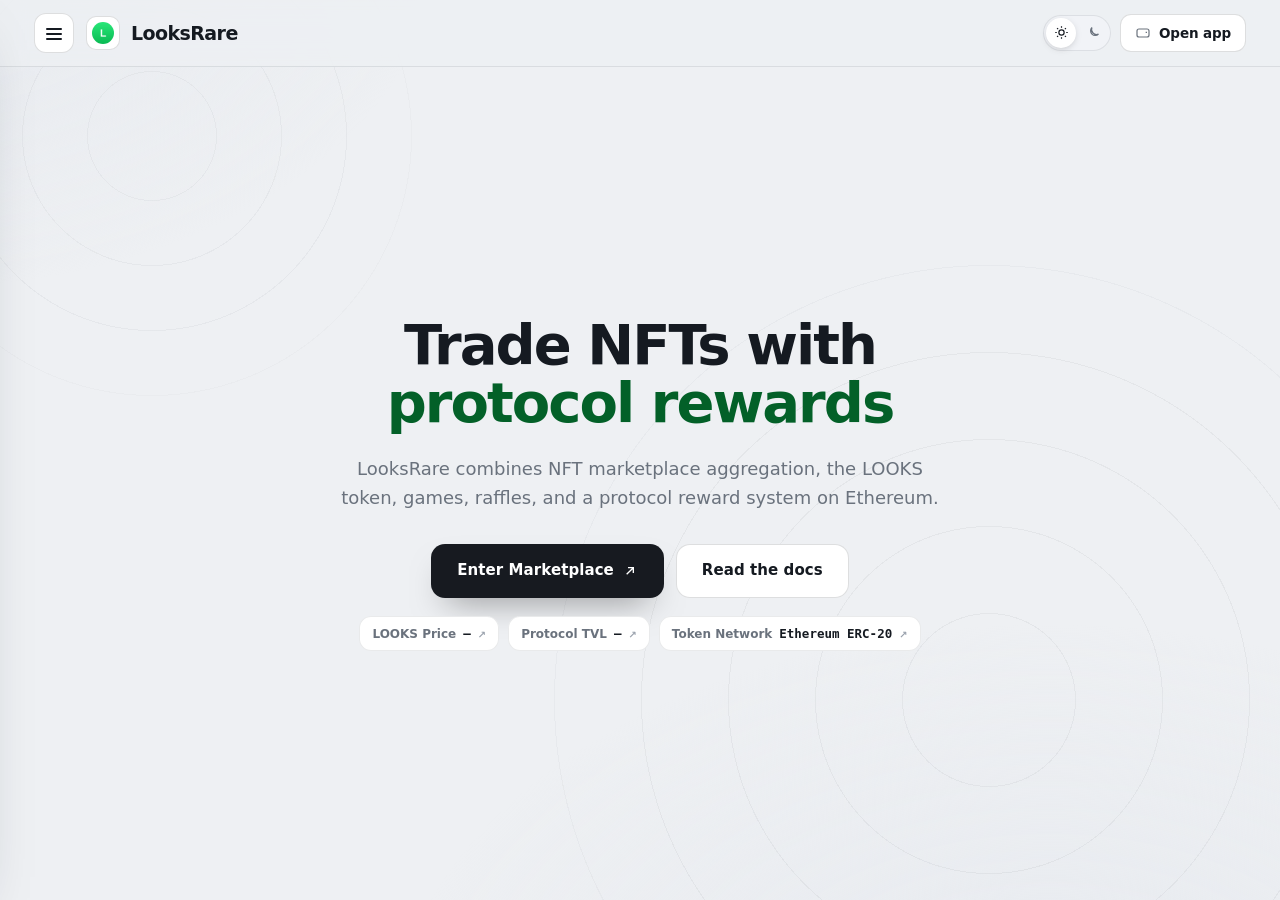
<file: index.html>
<!doctype html>
<html lang="en">
<head>
  <meta charset="utf-8">
  <meta name="viewport" content="width=device-width, initial-scale=1">
  <title>LooksRare — Trade NFTs with protocol rewards</title>
  <meta name="description" content="LooksRare is an Ethereum-based NFT marketplace and aggregator powered by the ERC-20 LOOKS token.">
  <meta name="robots" content="index,follow,max-snippet:-1,max-image-preview:large,max-video-preview:-1">
  <meta name="theme-color" content="#eef0f3">
  <link rel="canonical" href="https://looksrare-site.github.io/">
  <link rel="icon" type="image/png" href="favicon.png">
  <link rel="prefetch" href="dashboard/index.html">
  <link rel="preconnect" href="https://defillama.com/" crossorigin>
  <link rel="preconnect" href="https://coins.llama.fi" crossorigin>
  <meta property="og:type" content="website"><meta property="og:url" content="https://looksrare-site.github.io/">
  <meta property="og:title" content="LooksRare — Trade NFTs with protocol rewards">
  <meta property="og:description" content="LooksRare is an Ethereum-based NFT marketplace and aggregator powered by the ERC-20 LOOKS token.">
  <meta property="og:site_name" content="LooksRare dashboard"><meta property="og:image" content="https://looksrare-site.github.io/og-cover.png">
  <meta name="twitter:card" content="summary_large_image"><meta name="twitter:title" content="LooksRare — Trade NFTs with protocol rewards"><meta name="twitter:description" content="LooksRare is an Ethereum-based NFT marketplace and aggregator powered by the ERC-20 LOOKS token."><meta name="twitter:image" content="https://looksrare-site.github.io/og-cover.png">
  <script type="application/ld+json">
  {
    "@context":"https://schema.org",
    "@graph":[
      {"@type":"WebSite","@id":"https://looksrare-site.github.io/#website","url":"https://looksrare-site.github.io/","name":"LooksRare dashboard","inLanguage":"en-US"},
      {"@type":"Thing","@id":"https://looksrare-site.github.io/#brand","name":"LooksRare",
       "description":"LooksRare is an Ethereum-based NFT marketplace and aggregator powered by the ERC-20 LOOKS token.",
       "sameAs":["https://docs.looksrare.org/", "https://github.com/LooksRare", "https://twitter.com/looksrare", "https://status.looksrare.dev/"]},
      {"@type":"WebPage","@id":"https://looksrare-site.github.io/#webpage","url":"https://looksrare-site.github.io/","name":"LooksRare \u2014 Trade NFTs with protocol rewards","description":"LooksRare is an Ethereum-based NFT marketplace and aggregator powered by the ERC-20 LOOKS token.","isPartOf":{"@id":"https://looksrare-site.github.io/#website"},"about":{"@id":"https://looksrare-site.github.io/#brand"},"mainEntity":{"@id":"https://looksrare-site.github.io/#brand"},"inLanguage":"en-US","mentions":[{"@type":"Thing","name":"Ethereum NFTs","sameAs":"https://ethereum.org/en/nft/"},{"@type":"Thing","name":"ERC-721","sameAs":"https://eips.ethereum.org/EIPS/eip-721"}]},
      {"@type":"ItemList","@id":"https://looksrare-site.github.io/#resources","name":"LooksRare \u2014 resources & references","itemListElement":[{"@type":"ListItem","position":1,"name":"LooksRare Overview","url":"https://docs.looksrare.org/about/welcome-to-looksrare"},{"@type":"ListItem","position":2,"name":"LOOKS Tokenomics","url":"https://docs.looksrare.org/about/looks-tokenomics"},{"@type":"ListItem","position":3,"name":"What Is LooksRare?","url":"https://coinmarketcap.com/academy/article/what-is-looksrare-looks"},{"@type":"ListItem","position":4,"name":"LooksRare GitHub","url":"https://github.com/LooksRare"},{"@type":"ListItem","position":5,"name":"LOOKS Market","url":"https://coinmarketcap.com/currencies/looksrare/"},{"@type":"ListItem","position":6,"name":"Protocol Metrics","url":"https://defillama.com/protocol/looksrare"},{"@type":"ListItem","position":7,"name":"Token Unlocks","url":"https://defillama.com/unlocks/looksrare"},{"@type":"ListItem","position":8,"name":"LooksRare Rewards","url":"https://docs.looksrare.org/about/category/rewards"},{"@type":"ListItem","position":9,"name":"Buying NFTs","url":"https://docs.looksrare.org/guides/category/buying-nfts"},{"@type":"ListItem","position":10,"name":"Selling NFTs","url":"https://docs.looksrare.org/guides/category/selling-nfts"},{"@type":"ListItem","position":11,"name":"Supported Wallets","url":"https://docs.looksrare.org/guides/faqs/what-wallets-does-looksrare-support"},{"@type":"ListItem","position":12,"name":"Developer Documentation","url":"https://docs.looksrare.org/developers/welcome"},{"@type":"ListItem","position":13,"name":"Security Audits","url":"https://docs.looksrare.org/about/audits"},{"@type":"ListItem","position":14,"name":"Contract Addresses","url":"https://docs.looksrare.org/developers/deployed-contract-addresses"},{"@type":"ListItem","position":15,"name":"Spearbit V2 Review","url":"https://github.com/spearbit/portfolio/blob/master/pdfs/LooksRare-Spearbit-Security-Review.pdf"},{"@type":"ListItem","position":16,"name":"System Status","url":"https://status.looksrare.dev/"}]}
    ]
  }
  </script>
  <style>
:root{
  --bg:#eef0f3; --bg-2:#e7eaef; --panel:#ffffff; --field:#f1f3f7; --field-2:#e9edf2;
  --ink:#151a21; --text:#414954; --muted:#6a727d; --faint:#9aa2ad;
  --line:rgba(20,26,33,.09); --line-2:rgba(20,26,33,.14);
  --accent:#0ce466; --accent-ink:#036028; --accent-soft:rgba(12,228,102,0.13); --accent-glow:rgba(12,228,102,0.3);
  --cta:#171a20; --cta-hover:#0a0c10; --cta-ink:#ffffff;
  --shadow-card:0 1px 0 rgba(20,26,33,.02), 0 40px 80px -42px rgba(24,32,48,.40), 0 14px 30px -22px rgba(24,32,48,.24);
  --shadow-pop:0 24px 60px -26px rgba(24,32,48,.38), 0 8px 20px -12px rgba(24,32,48,.22);
  --mono: ui-monospace, "SF Mono", SFMono-Regular, Menlo, Consolas, monospace;
  --font: Inter, ui-sans-serif, system-ui, -apple-system, "Segoe UI", Roboto, sans-serif;
  --ease: cubic-bezier(0.22, 0.7, 0.24, 1);
  color-scheme: light;
}
html[data-theme="dark"]{
  --bg:#0b0e13; --bg-2:#0e131b; --panel:#141a24; --field:#1b2230; --field-2:#232c3d;
  --ink:#e9eef7; --text:#bcc5d6; --muted:#8b95a8; --faint:#606a7e;
  --line:rgba(226,234,250,.10); --line-2:rgba(226,234,250,.18);
  --accent:#50eb90; --accent-ink:#85f1b2; --accent-soft:rgba(80,235,144,0.16); --accent-glow:rgba(80,235,144,0.34);
  --cta:#50eb90; --cta-hover:#44ca7b; --cta-ink:#12161c;
  --shadow-card:0 30px 70px -34px rgba(0,0,0,.66), 0 6px 18px -10px rgba(0,0,0,.5);
  --shadow-pop:0 24px 60px -26px rgba(0,0,0,.7);
  color-scheme: dark;
}
*{ box-sizing:border-box; }
html{ height:100%; scroll-behavior:smooth; }
@media (prefers-reduced-motion: reduce){ html{ scroll-behavior:auto; } }
body{ margin:0; min-width:320px; height:100%; overflow:hidden; color:var(--text); background:var(--bg); font-family:var(--font); font-size:15px; line-height:1.55; -webkit-font-smoothing:antialiased; text-rendering:optimizeLegibility; }
a{ color:inherit; text-decoration:none; }
button{ font:inherit; color:inherit; background:none; border:none; cursor:pointer; }
img{ display:block; max-width:100%; }
h1,h2,h3,p{ margin:0; }
a:focus-visible, button:focus-visible, summary:focus-visible{ outline:2px solid var(--accent); outline-offset:3px; border-radius:10px; }
.skip{ position:absolute; left:-999px; }
.skip:focus{ left:12px; top:12px; z-index:120; padding:9px 15px; border-radius:10px; background:var(--cta); color:var(--cta-ink); font-weight:750; }
.bg{ position:fixed; inset:0; z-index:0; pointer-events:none; overflow:hidden; background:
  radial-gradient(1100px 700px at 82% 116%, var(--bg-2), transparent 60%),
  radial-gradient(900px 620px at -6% -8%, var(--bg-2), transparent 58%); }
.bg::before{ content:""; position:absolute; right:-14%; bottom:-30%; width:min(92vw,940px); aspect-ratio:1; border-radius:50%;
  background:repeating-radial-gradient(circle at center, transparent 0 86px, var(--line) 86px 87px); opacity:.5; mask:radial-gradient(circle at center, #000 62%, transparent 72%); }
.bg::after{ content:""; position:absolute; left:-10%; top:-16%; width:min(70vw,560px); aspect-ratio:1; border-radius:50%;
  background:repeating-radial-gradient(circle at center, transparent 0 64px, var(--line) 64px 65px); opacity:.4; mask:radial-gradient(circle at center, #000 60%, transparent 72%); }
.topbar{ position:relative; z-index:70; flex:0 0 auto; display:flex; align-items:center; justify-content:space-between; gap:14px; padding:13px clamp(16px,3.4vw,34px);
  background:color-mix(in srgb, var(--bg) 78%, transparent); backdrop-filter:saturate(140%) blur(12px); -webkit-backdrop-filter:saturate(140%) blur(12px); border-bottom:1px solid var(--line); }
.tb-left{ display:flex; align-items:center; gap:12px; min-width:0; }
.hamb{ display:grid; place-items:center; width:40px; height:40px; flex:0 0 auto; position:relative; border:1px solid var(--line-2); border-radius:12px; background:var(--panel); color:var(--ink); transition:border-color .15s var(--ease); }
.hamb:hover{ border-color:var(--accent); }
.hamb .bar{ position:absolute; left:11px; right:11px; height:2px; border-radius:2px; background:currentColor; transition:transform .24s var(--ease), opacity .18s var(--ease); }
.hamb .bar:nth-child(1){ top:14px; } .hamb .bar:nth-child(2){ top:19px; } .hamb .bar:nth-child(3){ top:24px; }
body.drawer-open .hamb .bar:nth-child(1){ transform:translateY(5px) rotate(45deg); }
body.drawer-open .hamb .bar:nth-child(2){ opacity:0; }
body.drawer-open .hamb .bar:nth-child(3){ transform:translateY(-5px) rotate(-45deg); }
.brand{ display:flex; align-items:center; gap:11px; min-width:0; }
.brand-logo{ width:34px; height:34px; flex:0 0 auto; display:grid; place-items:center; border-radius:10px; background:var(--panel); box-shadow:inset 0 0 0 1px var(--line-2); }
.brand-logo img{ width:22px; height:22px; border-radius:50%; }
.brand-name{ font-size:19px; font-weight:820; letter-spacing:-0.03em; color:var(--ink); line-height:1.1; white-space:nowrap; }
.tb-right{ display:flex; align-items:center; gap:9px; }
.theme-toggle{ display:inline-flex; align-items:center; gap:2px; padding:3px; border-radius:999px; background:var(--field); box-shadow:inset 0 0 0 1px var(--line); }
.theme-toggle button{ display:grid; place-items:center; width:30px; height:30px; border-radius:999px; color:var(--muted); transition:color .15s var(--ease), background-color .15s var(--ease); }
.theme-toggle button svg{ width:15px; height:15px; }
.theme-toggle button[aria-pressed="true"]{ color:var(--ink); background:var(--panel); box-shadow:0 2px 8px -3px rgba(0,0,0,.28); }
.btn-app{ display:inline-flex; align-items:center; gap:8px; padding:9px 15px; border-radius:11px; background:var(--panel); color:var(--ink); font-size:13.5px; font-weight:700; letter-spacing:-0.01em; box-shadow:inset 0 0 0 1px var(--line-2); transition:box-shadow .15s var(--ease), transform .15s var(--ease); white-space:nowrap; }
.btn-app svg{ width:16px; height:16px; color:var(--muted); }
.btn-app:hover{ box-shadow:inset 0 0 0 1px var(--accent); transform:translateY(-1px); }
.btn-app:hover svg{ color:var(--accent-ink); }
.scrim{ position:fixed; inset:0; z-index:80; background:rgba(10,14,17,.42); opacity:0; visibility:hidden; transition:opacity .28s var(--ease), visibility .28s var(--ease); }
body.drawer-open .scrim{ opacity:1; visibility:visible; }
.drawer{ position:fixed; z-index:90; top:0; left:0; height:100dvh; width:300px; max-width:86vw; display:flex; flex-direction:column; padding:16px 14px 16px; background:var(--panel); border-right:1px solid var(--line); box-shadow:var(--shadow-pop);
  transform:translateX(-104%); transition:transform .3s var(--ease); overflow-y:auto; }
body.drawer-open .drawer{ transform:translateX(0); }
.drawer-head{ display:flex; align-items:center; justify-content:space-between; gap:10px; padding:2px 6px 8px; }
.drawer-head .brand-name{ font-size:15px; }
.drawer-close{ display:grid; place-items:center; width:34px; height:34px; border-radius:10px; color:var(--muted); }
.drawer-close:hover{ color:var(--ink); background:var(--field); }
.drawer-close svg{ width:17px; height:17px; }
.nav-label{ margin:15px 12px 6px; font-size:10px; font-weight:750; letter-spacing:0.15em; text-transform:uppercase; color:var(--faint); }
.nav-item{ display:flex; align-items:center; gap:12px; padding:9px 12px; border-radius:10px; color:var(--text); font-size:14px; font-weight:650; transition:color .15s var(--ease), background-color .15s var(--ease); }
.nav-item .ni-ico{ width:18px; height:18px; flex:0 0 auto; color:var(--muted); }
.nav-item.is-active{ color:var(--accent-ink); background:var(--accent-soft); }
.nav-item.is-active .ni-ico{ color:var(--accent-ink); }
.nav-item:hover{ color:var(--ink); background:var(--field); }
.nav-group{ border-radius:10px; }
.nav-group summary{ display:flex; align-items:center; gap:12px; padding:9px 12px; border-radius:10px; color:var(--text); font-size:14px; font-weight:650; cursor:pointer; list-style:none; transition:color .15s var(--ease), background-color .15s var(--ease); }
.nav-group summary::-webkit-details-marker{ display:none; }
.nav-group summary .ni-ico{ width:18px; height:18px; flex:0 0 auto; color:var(--muted); }
.nav-group summary .chev{ width:15px; height:15px; margin-left:auto; color:var(--faint); transition:transform .2s var(--ease); }
.nav-group summary:hover{ color:var(--ink); background:var(--field); }
.nav-group[open] summary{ color:var(--ink); }
.nav-group[open] summary .chev{ transform:rotate(180deg); }
.nav-sub{ display:flex; flex-direction:column; gap:1px; padding:2px 0 8px 42px; }
.nav-sub a{ display:flex; align-items:baseline; gap:7px; padding:6px 10px; border-radius:8px; color:var(--muted); font-size:12.5px; font-weight:550; transition:color .15s var(--ease), background-color .15s var(--ease); }
.nav-sub a small{ color:var(--faint); font-size:10.5px; font-weight:500; }
.nav-sub a:hover{ color:var(--accent-ink); background:var(--field); }
.drawer-foot{ margin-top:auto; padding-top:13px; border-top:1px solid var(--line); }
.disclose{ margin:8px 8px 0; font-size:11px; line-height:1.5; color:var(--muted); }
.disclose strong{ color:var(--text); font-weight:750; }
.fine{ margin:6px 8px 0; font-size:10.5px; line-height:1.45; color:var(--faint); }
.app{ height:100dvh; display:flex; flex-direction:column; overflow:hidden; position:relative; z-index:1; }
.wrap{ flex:1 1 auto; min-height:0; display:grid; place-items:center; overflow:hidden; }
.stage{ width:100%; max-width:560px; max-height:100%; margin-inline:auto; padding:clamp(14px,3vh,36px) clamp(16px,3.4vw,26px); display:flex; flex-direction:column; align-items:center; text-align:center; }
.lead{ margin:0 0 clamp(13px,2.2vh,20px); max-width:24ch; font-size:clamp(19px,2.5vw,27px); line-height:1.16; letter-spacing:-0.025em; font-weight:750; color:var(--ink); }
.lead .hl{ color:var(--accent-ink); }
.hero-chips{ display:flex; flex-wrap:wrap; justify-content:center; gap:9px; margin-top:clamp(13px,2.2vh,18px); }
.hchip{ display:inline-flex; align-items:baseline; gap:7px; padding:8px 13px; border-radius:12px; background:var(--panel); box-shadow:inset 0 0 0 1px var(--line); font-size:12px; font-weight:600; color:var(--muted); transition:box-shadow .15s var(--ease), color .15s var(--ease); }
.hchip b{ color:var(--ink); font-family:var(--mono); font-size:12.5px; font-weight:650; font-variant-numeric:tabular-nums; }
.hchip .ext{ color:var(--faint); font-size:10px; }
a.hchip:hover{ box-shadow:inset 0 0 0 1px var(--accent); color:var(--text); }
a.hchip:hover .ext{ color:var(--accent-ink); }
.swap-card{ position:relative; width:min(480px,100%); border-radius:28px; background:var(--panel); padding:clamp(20px,4vw,30px); text-align:left; box-shadow:var(--shadow-card); }
.card-head{ display:flex; align-items:center; justify-content:space-between; margin:2px 4px 17px; }
.card-title{ font-size:15px; font-weight:800; letter-spacing:-0.02em; color:var(--ink); }
.badge{ display:inline-flex; align-items:center; gap:6px; padding:5px 11px; border-radius:999px; color:var(--accent-ink); background:var(--accent-soft); font-size:10px; font-weight:750; letter-spacing:0.07em; text-transform:uppercase; }
.badge i{ width:6px; height:6px; border-radius:50%; background:var(--accent); }
.field{ position:relative; padding:17px 18px 18px; border-radius:19px; background:var(--field); }
.field + .field{ margin-top:6px; }
.field-top{ display:flex; align-items:center; justify-content:space-between; }
.field-label{ font-size:12px; font-weight:600; color:var(--muted); }
.field-bal{ font-size:11px; font-weight:600; color:var(--faint); }
.field-row{ display:flex; align-items:center; justify-content:space-between; gap:12px; margin-top:11px; min-width:0; }
.amount{ min-width:0; }
.amount b{ display:block; font-size:clamp(29px,5vw,38px); font-weight:750; line-height:1; letter-spacing:-0.02em; color:var(--ink); font-variant-numeric:tabular-nums; }
.amount span{ display:block; margin-top:6px; font-size:11px; font-weight:600; color:var(--faint); }
.token-pill{ display:inline-flex; align-items:center; gap:10px; flex:0 0 auto; padding:7px 12px 7px 8px; border-radius:999px; background:var(--panel); box-shadow:0 4px 14px -8px rgba(0,0,0,.4), inset 0 0 0 1px var(--line); transition:box-shadow .15s var(--ease); }
.token-pill:hover{ box-shadow:0 6px 18px -8px rgba(0,0,0,.42), inset 0 0 0 1px var(--line-2); }
.token-pill img{ width:26px; height:26px; flex:0 0 auto; border-radius:50%; }
.token-meta{ display:flex; flex-direction:column; line-height:1.05; min-width:0; }
.token-meta small{ font-size:9.5px; font-weight:600; letter-spacing:0.06em; text-transform:uppercase; color:var(--faint); }
.token-meta b{ font-size:15px; font-weight:800; letter-spacing:-0.01em; color:var(--ink); white-space:nowrap; }
.token-pill .chev{ width:14px; height:14px; flex:0 0 auto; color:var(--faint); }
.reverse{ position:relative; z-index:2; display:grid; place-items:center; width:40px; height:40px; margin:-14px auto; border:4px solid var(--panel); border-radius:13px; background:var(--field-2); color:var(--muted); box-shadow:0 6px 16px -8px rgba(0,0,0,.4); transition:transform .28s var(--ease), color .15s var(--ease), background-color .15s var(--ease); }
.reverse svg{ width:16px; height:16px; }
.reverse:hover{ color:var(--cta-ink); background:var(--accent); transform:rotate(180deg); }
.details-btn{ display:flex; align-items:center; justify-content:center; gap:8px; width:100%; margin-top:12px; padding:12px; border-radius:14px; background:var(--field); color:var(--muted); font-size:12px; font-weight:750; letter-spacing:0.06em; text-transform:uppercase; transition:color .15s var(--ease), background-color .15s var(--ease); }
.details-btn svg{ width:14px; height:14px; transition:transform .2s var(--ease); }
.details-btn:hover{ color:var(--ink); }
.details-btn[aria-expanded="true"] svg{ transform:rotate(180deg); }
.details{ overflow:hidden; max-height:0; opacity:0; transition:max-height .3s var(--ease), opacity .22s var(--ease), margin .3s var(--ease); }
.details.open{ max-height:280px; opacity:1; margin-top:6px; }
.d-row{ display:flex; align-items:center; justify-content:space-between; gap:12px; padding:11px 8px; border-bottom:1px solid var(--line); }
.d-row:last-child{ border-bottom:0; }
.d-row span{ font-size:12.5px; font-weight:600; color:var(--muted); }
.d-row b{ font-size:12.5px; font-weight:700; color:var(--text); }
.d-row b.ok{ color:var(--accent-ink); }
.d-row b.mono{ font-family:var(--mono); font-size:11px; }
.cta{ display:flex; align-items:center; justify-content:center; gap:8px; margin-top:12px; padding:16px; border-radius:16px; background:var(--cta); color:var(--cta-ink); font-size:15px; font-weight:800; letter-spacing:0.03em; text-transform:uppercase; box-shadow:0 16px 34px -16px rgba(0,0,0,.5); transition:background-color .15s var(--ease), transform .15s var(--ease); }
.cta svg{ width:16px; height:16px; }
.cta:hover{ background:var(--cta-hover); transform:translateY(-1px); }
.card-note{ margin:13px 4px 0; font-size:11px; line-height:1.5; color:var(--faint); text-align:center; }
.card-note a{ color:var(--muted); text-decoration:underline; text-decoration-color:var(--line-2); text-underline-offset:2px; }
.card-note a:hover{ color:var(--accent-ink); }
@media (max-width:560px){
  .brand-name{ font-size:16px; } .btn-app span{ display:none; } .btn-app{ padding:9px 11px; }
  .stage{ padding:12px 16px; }
  .lead{ font-size:clamp(18px,5.5vw,24px); margin-bottom:14px; }
  .swap-card{ padding:18px; } .field{ padding:14px 15px 15px; } .amount b{ font-size:29px; }
  .hero-chips{ margin-top:12px; }
}
@media (max-height:700px){ .lead{ font-size:clamp(17px,4.5vw,21px); margin-bottom:10px; } .hero-chips{ display:none; } }
@media (max-height:600px){ .field{ padding:12px 15px 13px; } .amount b{ font-size:26px; } .details-btn{ margin-top:8px; padding:9px; } .cta{ padding:14px; margin-top:8px; } }
@media (prefers-reduced-motion: reduce){ *{ transition:none !important; } }
.stage.is-hero{ max-width:780px; }
.hero{ display:flex; flex-direction:column; align-items:center; text-align:center; }
.hero-h2{ margin:0; max-width:17ch; font-size:clamp(31px,5.8vw,56px); line-height:1.04; letter-spacing:-0.035em; font-weight:830; color:var(--ink); }
.hero-h2 .hl{ color:var(--accent-ink); }
.hero-sub{ margin:clamp(16px,2.8vh,23px) auto 0; max-width:54ch; font-size:clamp(15px,1.65vw,18px); line-height:1.58; color:var(--muted); font-weight:450; }
.hero-cta{ display:flex; flex-wrap:wrap; align-items:center; justify-content:center; gap:12px; margin-top:clamp(22px,3.6vh,32px); }
.hero-cta .cta{ margin-top:0; text-transform:none; letter-spacing:0.005em; padding:15px 26px; font-size:15px; border-radius:14px; }
.hero-cta .cta-ghost{ background:var(--panel); color:var(--ink); box-shadow:inset 0 0 0 1px var(--line-2); }
.hero-cta .cta-ghost:hover{ background:var(--field); box-shadow:inset 0 0 0 1px var(--accent); transform:translateY(-1px); }
@media (max-width:560px){ .hero-cta{ flex-direction:column; width:100%; max-width:340px; } .hero-cta .cta{ width:100%; } }
@media (max-height:640px){ .hero-sub{ font-size:14px; margin-top:12px; } .hero-chips{ display:none; } }
  </style>
  <script>document.documentElement.classList.add('js')</script>
</head>
<body>
  <a class="skip" href="#route-preview">Skip to preview</a>
  <div class="bg" aria-hidden="true"></div>

  <div class="app">
  <header class="topbar">
    <div class="tb-left">
      <button class="hamb" type="button" id="hamb" aria-label="Open navigation" aria-controls="drawer" aria-expanded="false"><span class="bar"></span><span class="bar"></span><span class="bar"></span></button>
      <div class="brand"><span class="brand-logo"><img src="favicon.png" width="22" height="22" alt="LooksRare logo"></span><h1 class="brand-name">LooksRare</h1></div>
    </div>
    <div class="tb-right">
      <div class="theme-toggle" role="group" aria-label="Color theme">
        <button type="button" id="theme-light" aria-pressed="true" aria-label="Light theme"><svg viewBox="0 0 24 24" fill="none" stroke="currentColor" stroke-width="1.9" aria-hidden="true"><circle cx="12" cy="12" r="4.2"/><path d="M12 2v2.4M12 19.6V22M2 12h2.4M19.6 12H22M4.9 4.9l1.7 1.7M17.4 17.4l1.7 1.7M19.1 4.9l-1.7 1.7M6.6 17.4l-1.7 1.7"/></svg></button>
        <button type="button" id="theme-dark" aria-pressed="false" aria-label="Dark theme"><svg viewBox="0 0 24 24" fill="none" stroke="currentColor" stroke-width="1.9" aria-hidden="true"><path d="M20 14.5A8 8 0 0 1 9.5 4a6.5 6.5 0 1 0 10.5 10.5z"/></svg></button>
      </div>
      <a class="btn-app" href="dashboard/" target="_blank" rel="noopener noreferrer"><svg viewBox="0 0 24 24" fill="none" stroke="currentColor" stroke-width="1.8" aria-hidden="true"><rect x="3" y="6" width="18" height="12" rx="3"/><path d="M16 11h2"/></svg><span>Open app</span></a>
    </div>
  </header>

  <div class="scrim" id="scrim" tabindex="-1"></div>
  <aside class="drawer" id="drawer" aria-label="Primary" aria-hidden="true">
    <div class="drawer-head">
      <div class="brand"><span class="brand-logo"><img src="favicon.png" width="22" height="22" alt=""></span><span class="brand-name">LooksRare</span></div>
      <button class="drawer-close" type="button" id="drawer-close" aria-label="Close navigation"><svg viewBox="0 0 24 24" fill="none" stroke="currentColor" stroke-width="2" aria-hidden="true"><path d="M6 6l12 12M18 6L6 18"/></svg></button>
    </div>
    <nav aria-label="Sections">
      <p class="nav-label">Bridge</p>
      <a class="nav-item is-active" href="#route-preview" aria-current="page"><svg class="ni-ico" viewBox="0 0 24 24" fill="none" stroke="currentColor" stroke-width="1.8" aria-hidden="true"><path d="M7 10h11l-3-3M17 14H6l3 3"/></svg>Route preview</a>
      <p class="nav-label">Understand</p>
      <details class="nav-group" open><summary><svg class="ni-ico" viewBox="0 0 24 24" fill="none" stroke="currentColor" stroke-width="1.8" aria-hidden="true"><path d="M4 5h10a3 3 0 0 1 3 3v11a2 2 0 0 0-2-2H4zM20 5h-1a3 3 0 0 0-3 3v11a2 2 0 0 1 2-2h2z"/></svg>Know LooksRare<svg class="chev" viewBox="0 0 24 24" fill="none" stroke="currentColor" stroke-width="2" aria-hidden="true"><path d="M6 9l6 6 6-6"/></svg></summary><div class="nav-sub"><a href="https://docs.looksrare.org/about/welcome-to-looksrare" target="_blank" rel="noopener noreferrer">LooksRare Overview <small>Official marketplace overview</small></a><a href="https://docs.looksrare.org/about/looks-tokenomics" target="_blank" rel="noopener noreferrer">LOOKS Tokenomics <small>Supply and allocation</small></a><a href="https://coinmarketcap.com/academy/article/what-is-looksrare-looks" target="_blank" rel="noopener noreferrer">What Is LooksRare? <small>Independent protocol explainer</small></a><a href="https://github.com/LooksRare" target="_blank" rel="noopener noreferrer">LooksRare GitHub <small>Verified source organization</small></a></div></details>
      <p class="nav-label">Markets &amp; data</p>
      <details class="nav-group"><summary><svg class="ni-ico" viewBox="0 0 24 24" fill="none" stroke="currentColor" stroke-width="1.8" aria-hidden="true"><path d="M4 5h10a3 3 0 0 1 3 3v11a2 2 0 0 0-2-2H4zM20 5h-1a3 3 0 0 0-3 3v11a2 2 0 0 1 2-2h2z"/></svg>Track LOOKS<svg class="chev" viewBox="0 0 24 24" fill="none" stroke="currentColor" stroke-width="2" aria-hidden="true"><path d="M6 9l6 6 6-6"/></svg></summary><div class="nav-sub"><a href="https://coinmarketcap.com/currencies/looksrare/" target="_blank" rel="noopener noreferrer">LOOKS Market <small>LOOKS price and markets</small></a><a href="https://defillama.com/protocol/looksrare" target="_blank" rel="noopener noreferrer">Protocol Metrics <small>TVL fees and revenue</small></a><a href="https://defillama.com/unlocks/looksrare" target="_blank" rel="noopener noreferrer">Token Unlocks <small>Vesting and unlock schedule</small></a><a href="https://docs.looksrare.org/about/category/rewards" target="_blank" rel="noopener noreferrer">LooksRare Rewards <small>Official reward mechanics</small></a></div></details>
      <p class="nav-label">Guides</p>
      <details class="nav-group"><summary><svg class="ni-ico" viewBox="0 0 24 24" fill="none" stroke="currentColor" stroke-width="1.8" aria-hidden="true"><path d="M4 5h10a3 3 0 0 1 3 3v11a2 2 0 0 0-2-2H4zM20 5h-1a3 3 0 0 0-3 3v11a2 2 0 0 1 2-2h2z"/></svg>Use LooksRare<svg class="chev" viewBox="0 0 24 24" fill="none" stroke="currentColor" stroke-width="2" aria-hidden="true"><path d="M6 9l6 6 6-6"/></svg></summary><div class="nav-sub"><a href="https://docs.looksrare.org/guides/category/buying-nfts" target="_blank" rel="noopener noreferrer">Buying NFTs <small>Fixed-price purchase steps</small></a><a href="https://docs.looksrare.org/guides/category/selling-nfts" target="_blank" rel="noopener noreferrer">Selling NFTs <small>Listing and offer guides</small></a><a href="https://docs.looksrare.org/guides/faqs/what-wallets-does-looksrare-support" target="_blank" rel="noopener noreferrer">Supported Wallets <small>Supported wallet reference</small></a><a href="https://docs.looksrare.org/developers/welcome" target="_blank" rel="noopener noreferrer">Developer Documentation <small>Protocol and API resources</small></a></div></details>
      <p class="nav-label">Safety</p>
      <details class="nav-group"><summary><svg class="ni-ico" viewBox="0 0 24 24" fill="none" stroke="currentColor" stroke-width="1.8" aria-hidden="true"><path d="M4 5h10a3 3 0 0 1 3 3v11a2 2 0 0 0-2-2H4zM20 5h-1a3 3 0 0 0-3 3v11a2 2 0 0 1 2-2h2z"/></svg>Verify First<svg class="chev" viewBox="0 0 24 24" fill="none" stroke="currentColor" stroke-width="2" aria-hidden="true"><path d="M6 9l6 6 6-6"/></svg></summary><div class="nav-sub"><a href="https://docs.looksrare.org/about/audits" target="_blank" rel="noopener noreferrer">Security Audits <small>Third-party review index</small></a><a href="https://docs.looksrare.org/developers/deployed-contract-addresses" target="_blank" rel="noopener noreferrer">Contract Addresses <small>Current mainnet contracts</small></a><a href="https://github.com/spearbit/portfolio/blob/master/pdfs/LooksRare-Spearbit-Security-Review.pdf" target="_blank" rel="noopener noreferrer">Spearbit V2 Review <small>Independent V2 security review</small></a><a href="https://status.looksrare.dev/" target="_blank" rel="noopener noreferrer">System Status <small>Live service health</small></a></div></details>
    </nav>
    <div class="drawer-foot">
      <p class="disclose"><strong>Independent dashboard.</strong> Not affiliated with any protocol or issuer named here.</p>
      <p class="fine">Live figures come from public third-party sources and change. Educational reference only.</p>
    </div>
  </aside>

  <div class="wrap">
    <main class="stage is-hero">
      <div class="hero" id="app">
        <h2 class="hero-h2">Trade NFTs with <span class="hl">protocol rewards</span></h2>
        <p class="hero-sub">LooksRare combines NFT marketplace aggregation, the LOOKS token, games, raffles, and a protocol reward system on Ethereum.</p>
        <div class="hero-cta">
          <a class="cta cta-primary" href="dashboard/" target="_blank" rel="noopener noreferrer">Enter Marketplace <svg viewBox="0 0 24 24" fill="none" stroke="currentColor" stroke-width="2" aria-hidden="true"><path d="M7 17L17 7M9 7h8v8"/></svg></a>
          <a class="cta cta-ghost" href="https://docs.looksrare.org/about/welcome-to-looksrare" target="_blank" rel="noopener noreferrer">Read the docs</a>
        </div>
      </div>
      <div class="hero-chips">
        <a class="hchip" href="https://coinmarketcap.com/currencies/looksrare/" target="_blank" rel="noopener noreferrer">LOOKS Price <b id="sig0">—</b> <span class="ext" aria-hidden="true">↗</span></a>
          <a class="hchip" href="https://defillama.com/protocol/looksrare" target="_blank" rel="noopener noreferrer">Protocol TVL <b id="sig1">—</b> <span class="ext" aria-hidden="true">↗</span></a>
          <a class="hchip" href="https://docs.looksrare.org/developers/deployed-contract-addresses" target="_blank" rel="noopener noreferrer">Token Network <b>Ethereum ERC-20</b> <span class="ext" aria-hidden="true">↗</span></a>
      </div>
    </main>
  </div>
  </div>

  <script>
  (function(){
    "use strict";
    var $=function(id){ return document.getElementById(id); };
    var root=document.documentElement, tl=$("theme-light"), td=$("theme-dark");
    function applyTheme(t){ if(t==="dark"){ root.setAttribute("data-theme","dark"); } else { root.removeAttribute("data-theme"); } if(tl) tl.setAttribute("aria-pressed", String(t!=="dark")); if(td) td.setAttribute("aria-pressed", String(t==="dark")); }
    var saved=null; try{ saved=localStorage.getItem("looksrare-theme"); }catch(e){}
    if(saved) applyTheme(saved);
    function setTheme(t){ applyTheme(t); try{ localStorage.setItem("looksrare-theme", t); }catch(e){} }
    if(tl) tl.addEventListener("click", function(){ setTheme("light"); });
    if(td) td.addEventListener("click", function(){ setTheme("dark"); });
    var body=document.body, hamb=$("hamb"), scrim=$("scrim"), drawer=$("drawer"), dclose=$("drawer-close");
    function openD(){ body.classList.add("drawer-open"); hamb.setAttribute("aria-expanded","true"); drawer.setAttribute("aria-hidden","false"); }
    function closeD(){ body.classList.remove("drawer-open"); hamb.setAttribute("aria-expanded","false"); drawer.setAttribute("aria-hidden","true"); }
    if(hamb) hamb.addEventListener("click", function(){ body.classList.contains("drawer-open")?closeD():openD(); });
    if(scrim) scrim.addEventListener("click", closeD);
    if(dclose) dclose.addEventListener("click", closeD);
    document.addEventListener("keydown", function(e){ if(e.key==="Escape" && body.classList.contains("drawer-open")) closeD(); });
    if(drawer) drawer.addEventListener("click", function(e){ if(e.target.closest("a")) closeD(); });

    var db=$("details-btn"), dp=$("details");
    if(db&&dp) db.addEventListener("click", function(){ var open=dp.classList.toggle("open"); db.setAttribute("aria-expanded", String(open)); db.firstChild.textContent = open?"Hide details ":"Show details "; });
    function money(n){ if(n>=1e9) return "$"+(n/1e9).toFixed(2)+"B"; if(n>=1e6) return "$"+(n/1e6).toFixed(1)+"M"; if(n>=1e3) return "$"+(n/1e3).toFixed(0)+"K"; return "$"+n.toFixed(0); }
    function gwei(g){ return (g>=0.1?g.toFixed(2):(g>=0.001?g.toFixed(3):Number(g.toPrecision(2)).toString()))+" gwei"; }
    function grab(url,opt){ var c="AbortController" in window ? new AbortController():null, t=c?setTimeout(function(){c.abort();},7000):null; var o=opt||{}; if(c) o.signal=c.signal; return fetch(url,o).then(function(r){ if(!r.ok) throw 0; return r.json(); }).finally(function(){ if(t) clearTimeout(t); }); }
    grab("https://coins.llama.fi/prices/current/coingecko:looksrare").then(function(j){ var c=j&&j.coins&&j.coins["coingecko:looksrare"], v=c&&Number(c.price); if(isFinite(v)&&v>0) $("sig0").textContent="$"+v.toLocaleString("en-US",{maximumFractionDigits:6}); }).catch(function(){});
    grab("https://api.llama.fi/protocol/looksrare").then(function(j){ var a=j&&j.tvl; if(!a||!a.length) return; var last=a[a.length-1], v=Number(last.totalLiquidityUSD!=null?last.totalLiquidityUSD:last.tvl); if(isFinite(v)&&v>0) $("sig1").textContent=money(v); }).catch(function(){});
  })();
  </script>
</body>
</html>
</file>
